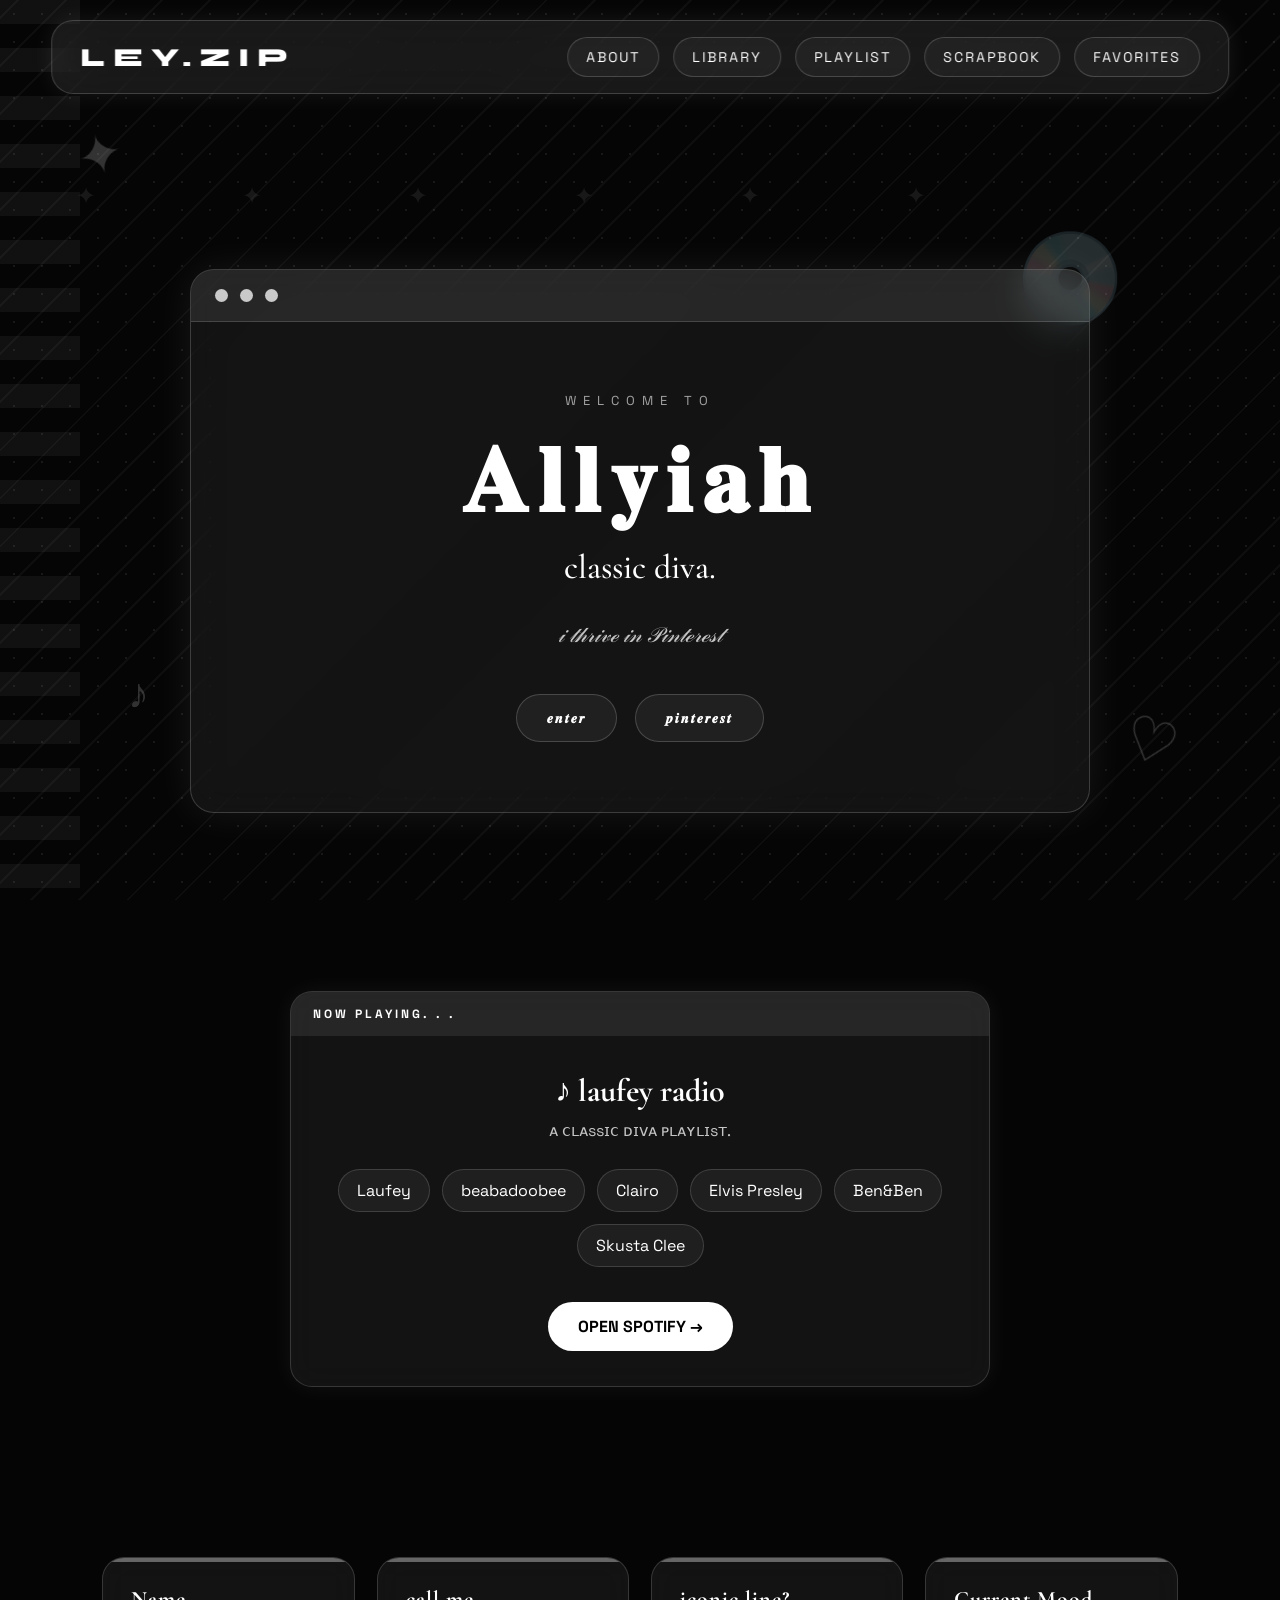
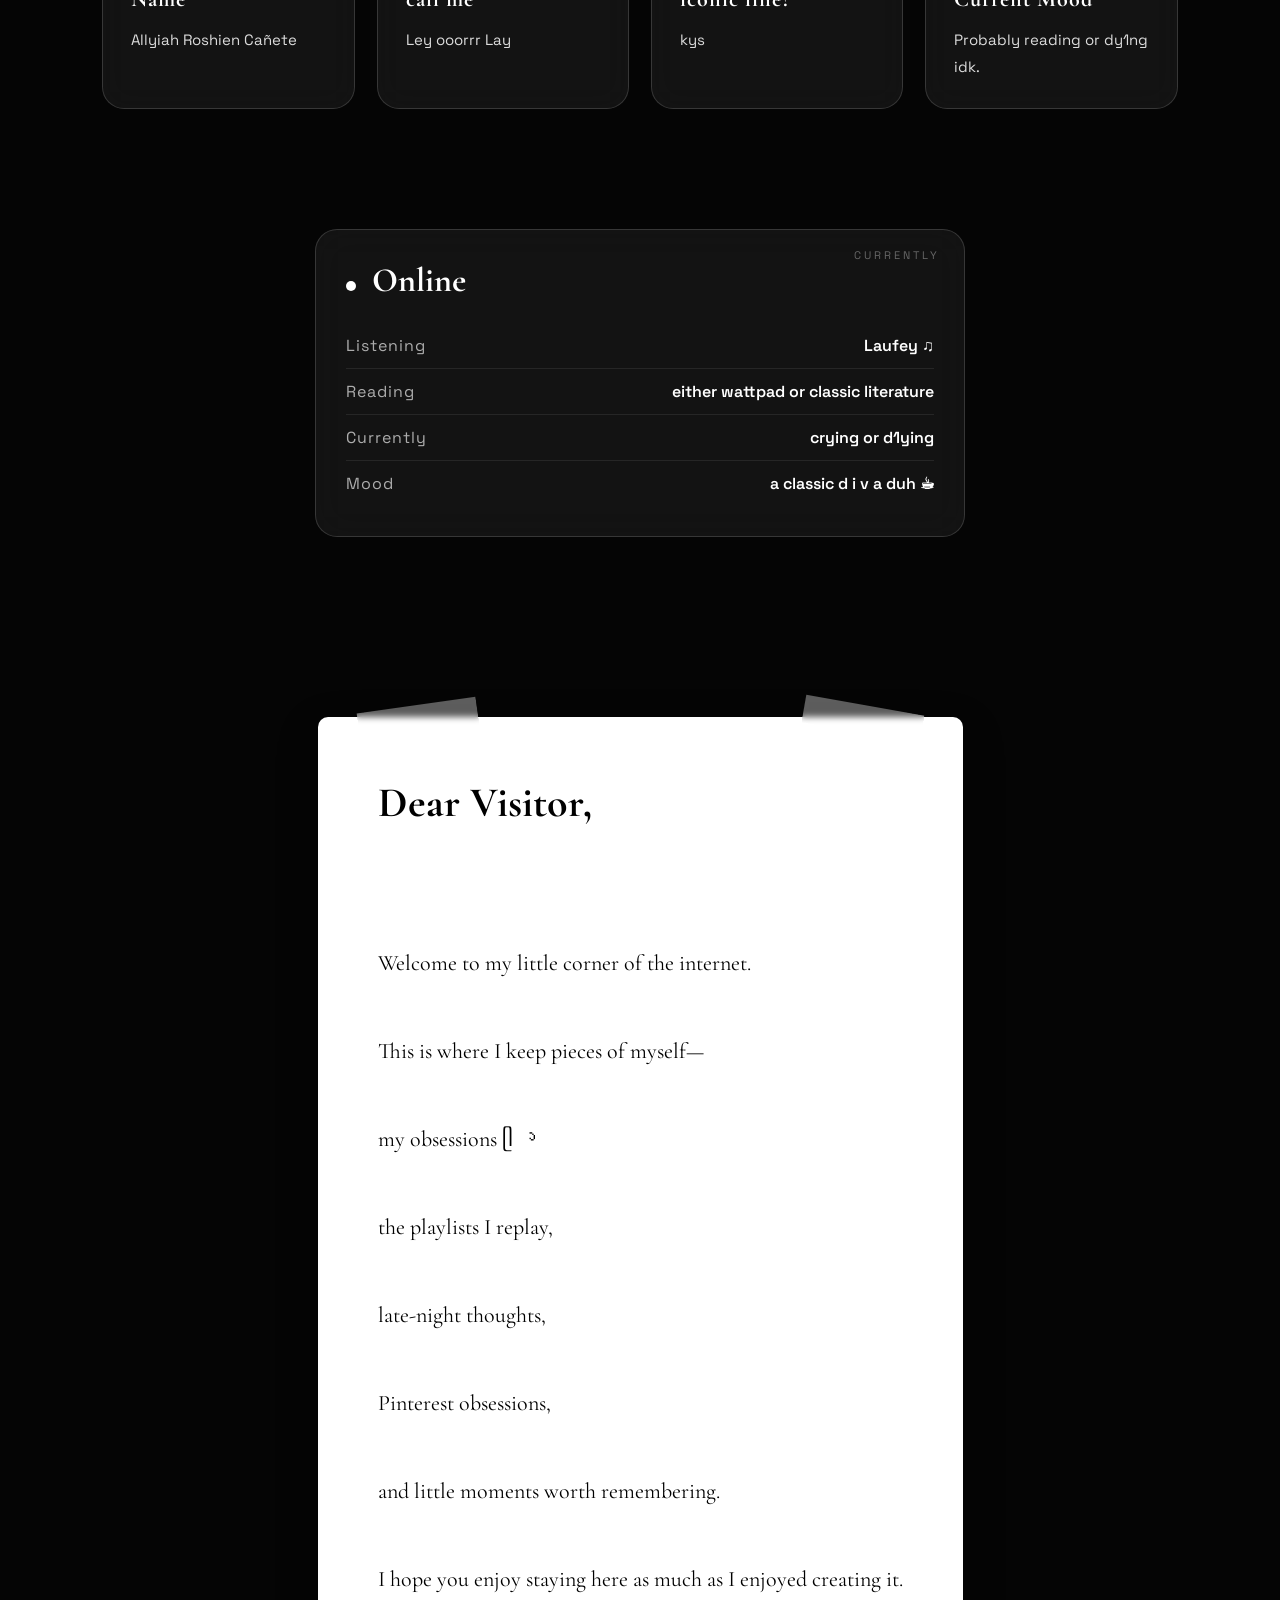
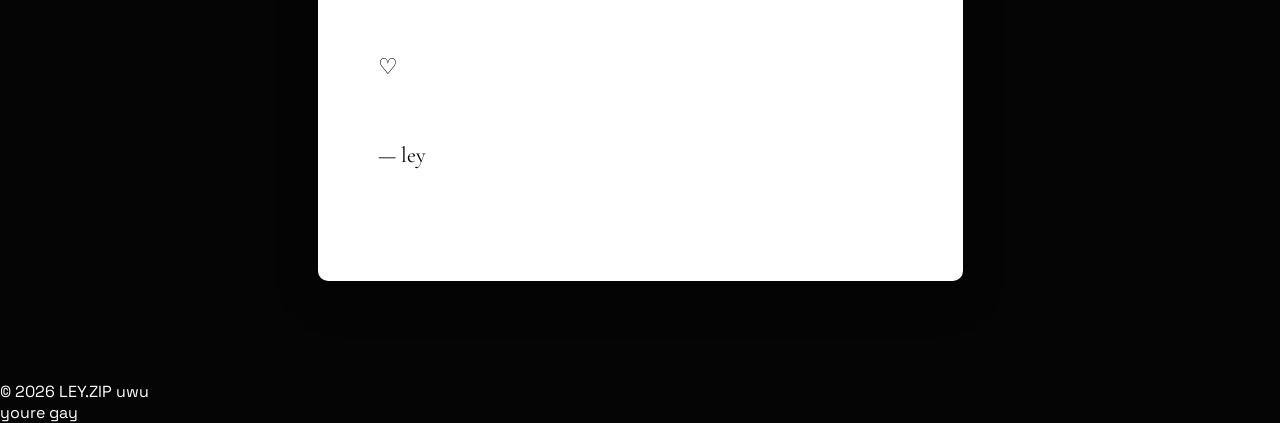
<file: index.html>
<!DOCTYPE html>
<html lang="en">

<head>

<meta charset="UTF-8">

<meta name="viewport" content="width=device-width, initial-scale=1.0">

<title>Ley.zip</title>

<link rel="stylesheet" href="style.css">

<link rel="preconnect" href="https://fonts.googleapis.com">

<link rel="preconnect" href="https://fonts.gstatic.com" crossorigin>

<link href="https://fonts.googleapis.com/css2?family=Syne:wght@400;600;700;800&family=Space+Grotesk:wght@400;500;700&family=Cormorant+Garamond:wght@400;500;600;700&display=swap" rel="stylesheet">

</head>

<body>

<!-- LOADING SCREEN -->

<div id="loader">

<h1>LEY.ZIP</h1>

<p>Loading your digital diary...</p>

<div class="loading-bar">

<div class="loading-fill"></div>

</div>

</div>

<!-- BACKGROUND -->

<div class="grid"></div>

<div class="dots"></div>

<div class="stars"></div>

<!-- DECORATIONS -->

<div class="decor decor-star">✦</div>

<div class="decor decor-heart">♡</div>

<div class="decor decor-cd">💿</div>

<div class="decor decor-note">♪</div>

<div class="decor decor-film"></div>

<!-- HEADER -->

<header>

<div class="logo">

LEY.ZIP

</div>

<nav>

<a href="about.html">ABOUT</a>

<a href="library.html">LIBRARY</a>

<a href="playlist.html">PLAYLIST</a>

<a href="scrapbook.html">SCRAPBOOK</a>

<a href="favorites.html">FAVORITES</a>

</nav>

</header>

<!-- HERO -->

<section class="hero">

<div class="window">

<div class="window-bar">

<span></span>

<span></span>

<span></span>

</div>

<div class="window-content">

<p class="mini">

WELCOME TO

</p>

<h1>

𝐀𝐥𝐥𝐲𝐢𝐚𝐡

</h1>

<h2>

classic diva.

</h2>

<p class="quote">

𝒾 𝓉𝒽𝓇𝒾𝓋ℯ 𝒾𝓃 𝒫𝒾𝓃𝓉ℯ𝓇ℯ𝓈𝓉 

</p>

<div class="buttons">

<a href="about.html">

𝒆𝒏𝒕𝒆𝒓

</a>

<a href="https://pin.it/5spVQ2zyC" target="_blank">

𝒑𝒊𝒏𝒕𝒆𝒓𝒆𝒔𝒕

</a>

</div>

</div>

</div>

</section>
<section class="player">

<div class="player-box">

<div class="player-top">

<span>NOW PLAYING. . .</span>

</div>

<div class="player-body">

<h3>♪ laufey radio</h3>

<p>

ᴀ ᴄʟᴀssɪᴄ ᴅɪᴠᴀ ᴘʟᴀʏʟɪsᴛ. 
</p>

<div class="artist-list">

<span>Laufey</span>

<span>beabadoobee</span>

<span>Clairo</span>

<span>Elvis Presley</span>

<span>Ben&Ben</span>

<span>Skusta Clee</span>

</div>

<a
class="spotify-link"
href="https://open.spotify.com/user/315my63enahx5fkem3n6mtgwa3m4?si=OmM19is-Qx-Mxd7Te_-8lA&utm_source=copy-link"
target="_blank">

OPEN SPOTIFY →

</a>

</div>

</div>

</section>
<!-- QUICK INFO -->

<section class="info">

<div class="card">

<h3>Name</h3>

<p>Allyiah Roshien Cañete</p>

</div>

<div class="card">

<h3>call me</h3>

<p>Ley ooorrr Lay</p>

</div>

<div class="card">

<h3>iconic line?</h3>

<p>kys</p>

</div>

<div class="card">

<h3>Current Mood</h3>

<p>Probably reading or dy1ng idk.</p>

</div>

</section>

<!-- STATUS -->

<section class="status">

<div class="status-box">

<h2>

<span class="online"></span>

Online

</h2>

<div class="status-item">

<span class="status-label">

Listening

</span>

<span class="status-value">

Laufey ♫

</span>

</div>

<div class="status-item">

<span class="status-label">

Reading

</span>

<span class="status-value">

either wattpad or classic literature

</span>

</div>

<div class="status-item">

<span class="status-label">

Currently

</span>

<span class="status-value">

crying or d1ying

</span>

</div>

<div class="status-item">

<span class="status-label">

Mood

</span>

<span class="status-value">

a classic d i v a duh ☕︎

</span>

</div>

</div>

</section>
<section class="pinned">

<h2>

 𝐏𝐈𝐍𝐍𝐄𝐃

</h2>

<div class="pin-grid">

<a href="library.html" class="pin">

<h3>Reading Era</h3>

<p>

𝐁𝐨𝐨𝐤𝐬, 𝐛𝐨𝐨𝐤𝐬𝐭𝐨𝐫𝐞𝐬, 𝐡𝐢𝐠𝐡𝐥𝐢𝐠𝐡𝐭𝐞𝐝 𝐪𝐮𝐨𝐭𝐞𝐬, 𝐫𝐚𝐢𝐧𝐲 𝐚𝐟𝐭𝐞𝐫𝐧𝐨𝐨𝐧𝐬.

</p>

</a>

<a href="playlist.html" class="pin">

<h3>Current Playlist</h3>

<p>

𝐋𝐚𝐮𝐟𝐞𝐲, 𝐛𝐞𝐚𝐛𝐚𝐝𝐨𝐨𝐛𝐞𝐞, 𝐂𝐥𝐚𝐢𝐫𝐨, 𝐄𝐥𝐯𝐢𝐬 𝐏𝐫𝐞𝐬𝐥𝐞𝐲...

</p>

</a>

<a href="scrapbook.html" class="pin">

<h3>Creative Corner</h3>

<p>

𝐏𝐨𝐞𝐭𝐫𝐲, 𝐣𝐨𝐮𝐫𝐧𝐚𝐥𝐬, 𝐝𝐢𝐠𝐢𝐭𝐚𝐥 𝐬𝐜𝐫𝐚𝐩𝐛𝐨𝐨𝐤𝐬 𝐚𝐧𝐝 𝐦𝐢𝐝𝐧𝐢𝐠𝐡𝐭 𝐭𝐡𝐨𝐮𝐠𝐡𝐭𝐬.

</p>

</a>

<a href="favorites.html" class="pin">

<h3>Current Obsessions</h3>

<p>

ᴘɪɴᴛᴇʀᴇsᴛ, ᴄᴏғғᴇᴇ, ʟɪʙʀᴀʀɪᴇs, ɢᴏʟᴅ ᴊᴇᴡᴇʟʀʏ, ᴄʟᴀssɪᴄ ғᴀsʜɪᴏɴ. ᴏʙᴠs ᴘᴀʀᴛʏɪɴɢ!!

</p>

</a>

</div>

</section>
<section class="letter">

<div class="letter-paper">

<span class="tape tape-left"></span>

<span class="tape tape-right"></span>

<h2>

Dear Visitor,

</h2>

<p>

Welcome to my little corner of the internet.

This is where I keep pieces of myself—

my obsessions ᥫ᭡

the playlists I replay,

late-night thoughts,

Pinterest obsessions,

and little moments worth remembering.

I hope you enjoy staying here as much as I enjoyed creating it.

♡

— ley

</p>

</div>

</section>

<footer>

<p>

© 2026 LEY.ZIP uwu

</p>

<p>

youre gay

</p>

</footer>

<script src="script.js"></script>

</body>

</html>
</file>
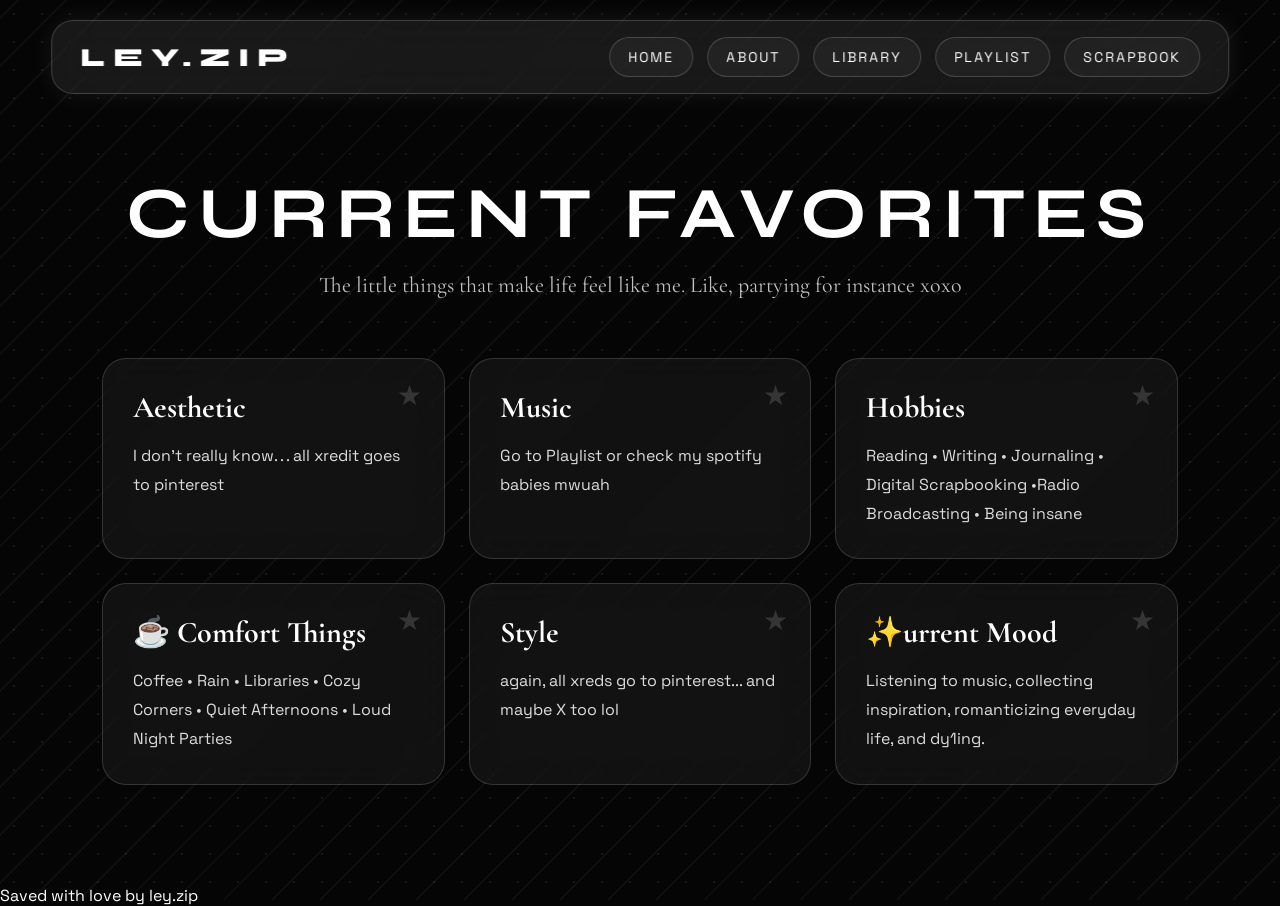
<file: favorites.html>
<!DOCTYPE html>
<html lang="en">

<head>

<meta charset="UTF-8">

<meta name="viewport" content="width=device-width, initial-scale=1.0">

<title>Favorites • ley.zip</title>

<link rel="stylesheet" href="style.css">

<link rel="preconnect" href="https://fonts.googleapis.com">

<link rel="preconnect" href="https://fonts.gstatic.com" crossorigin>

<link href="https://fonts.googleapis.com/css2?family=Syne:wght@400;700;800&family=Space+Grotesk:wght@400;500;700&family=Cormorant+Garamond:wght@400;500;600;700&display=swap" rel="stylesheet">

</head>

<body>

<div class="grid"></div>

<div class="dots"></div>

<header>

<div class="logo">

LEY.ZIP

</div>

<nav>

<a href="index.html">HOME</a>

<a href="about.html">ABOUT</a>

<a href="library.html">LIBRARY</a>

<a href="playlist.html">PLAYLIST</a>

<a href="scrapbook.html">SCRAPBOOK</a>

</nav>

</header>

<section class="favorites-page">

<div class="favorites-title">

<h1>CURRENT FAVORITES</h1>

<p>

The little things that make life feel like me. Like, partying for instance xoxo 

</p>

</div>

<div class="favorites-grid">

<div class="favorite-card">

<h3> Aesthetic</h3>

<p>

 I don't really know. . . all xredit goes to pinterest

</p>

</div>

<div class="favorite-card">

<h3> Music</h3>

<p>

Go to Playlist or check my spotify babies mwuah

</p>

</div>

<div class="favorite-card">

<h3> Hobbies</h3>

<p>

Reading • Writing • Journaling • Digital Scrapbooking •Radio Broadcasting • Being insane

</p>

</div>

<div class="favorite-card">

<h3>☕ Comfort Things</h3>

<p>

Coffee • Rain • Libraries • Cozy Corners • Quiet Afternoons • Loud Night Parties

</p>

</div>

<div class="favorite-card">

<h3> Style</h3>

<p>

again, all xreds go to pinterest... and maybe X too lol

</p>

</div>

<div class="favorite-card">

<h3>✨urrent Mood</h3>

<p>

Listening to music, collecting inspiration, romanticizing everyday life, and dy1ing.

</p>

</div>

</div>

</section>

<footer>

<p>

Saved with love by ley.zip

</p>

</footer>

<script src="script.js"></script>

</body>

</html>
</file>
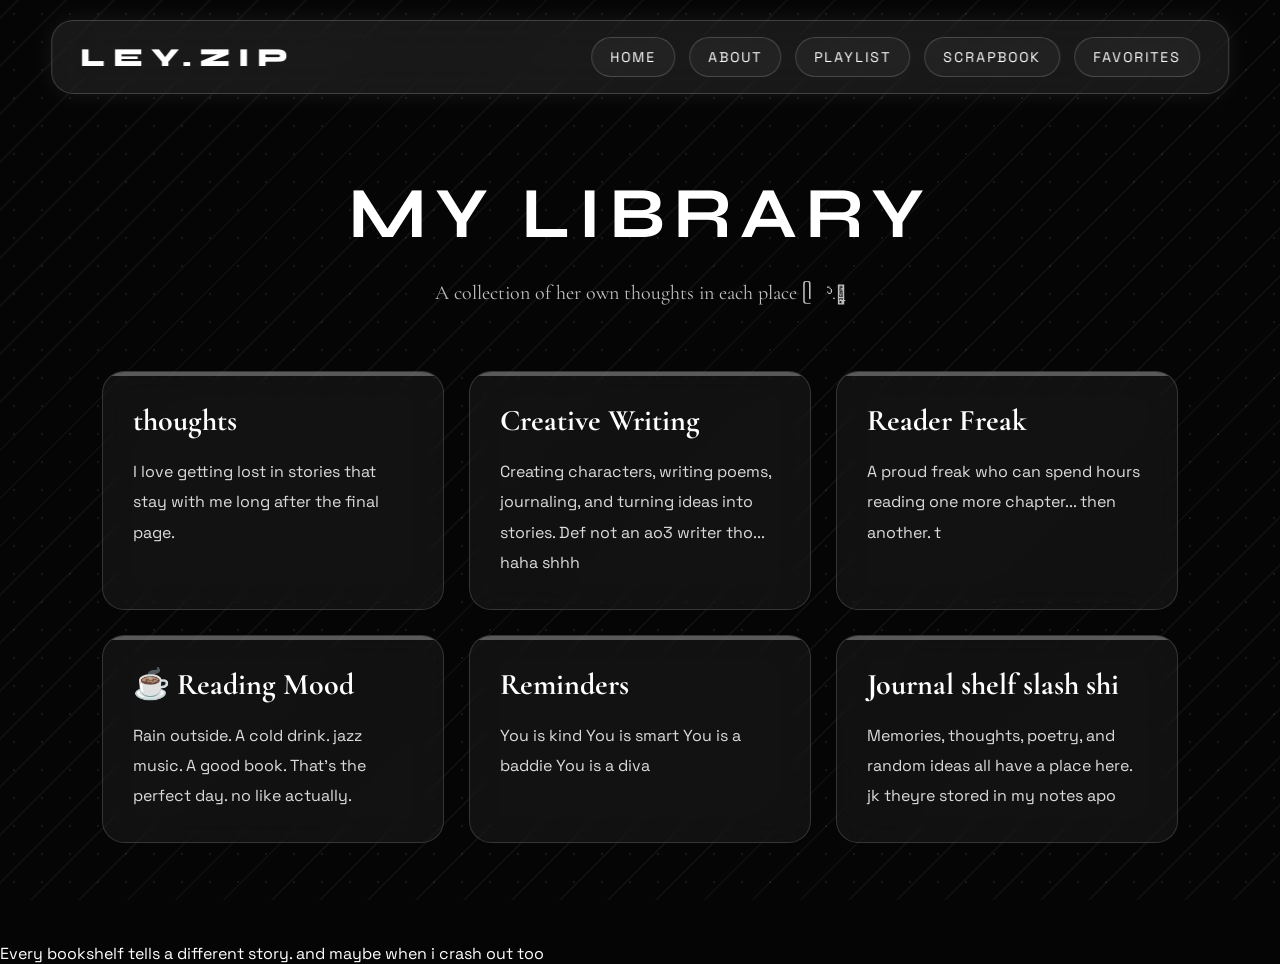
<file: library.html>
<!DOCTYPE html>
<html lang="en">

<head>

<meta charset="UTF-8">

<meta name="viewport" content="width=device-width, initial-scale=1.0">

<title>Library • ley.zip</title>

<link rel="stylesheet" href="style.css">

<link rel="preconnect" href="https://fonts.googleapis.com">

<link rel="preconnect" href="https://fonts.gstatic.com" crossorigin>

<link href="https://fonts.googleapis.com/css2?family=Syne:wght@400;700;800&family=Space+Grotesk:wght@400;500;700&family=Cormorant+Garamond:wght@400;500;600;700&display=swap" rel="stylesheet">

</head>

<body>

<div class="grid"></div>

<div class="dots"></div>

<header>

<div class="logo">

LEY.ZIP

</div>

<nav>

<a href="index.html">HOME</a>

<a href="about.html">ABOUT</a>

<a href="playlist.html">PLAYLIST</a>

<a href="scrapbook.html">SCRAPBOOK</a>

<a href="favorites.html">FAVORITES</a>

</nav>

</header>

<section class="library-page">

<div class="library-title">

<h1>

MY LIBRARY

</h1>

<p>

A collection of her own thoughts in each place ᥫ᭡.ִֶָ𓂃
</p>

</div>

<div class="library-grid">

<div class="library-card">

<h2> thoughts</h2>

<p>

I love getting lost in stories that stay with me long after the final page. 

</p>

</div>

<div class="library-card">

<h2>Creative Writing</h2>

<p>

Creating characters, writing poems, journaling, and turning ideas into stories. Def not an ao3 writer tho... haha shhh

</p>

</div>

<div class="library-card">

<h2>Reader Freak</h2>

<p>

A proud freak who can spend hours reading one more chapter... then another. t

</p>

</div>

<div class="library-card">

<h2>☕ Reading Mood</h2>

<p>

Rain outside.

A cold drink.

jazz music.

A good book.

That's the perfect day. 

no like actually.

</p>

</div>

<div class="library-card">

<h2> Reminders </h2>

<p>

You is kind
You is smart
You is a baddie 
You is a diva

</p>

</div>

<div class="library-card">

<h2> Journal shelf slash shi</h2>

<p>

Memories, thoughts, poetry, and random ideas all have a place here. jk theyre stored in my notes apo

</p>

</div>

</div>

</section>

<footer>

<p>

Every bookshelf tells a different story. and maybe when i crash out too

</p>

</footer>

<script src="script.js"></script>

</body>

</html>
</file>
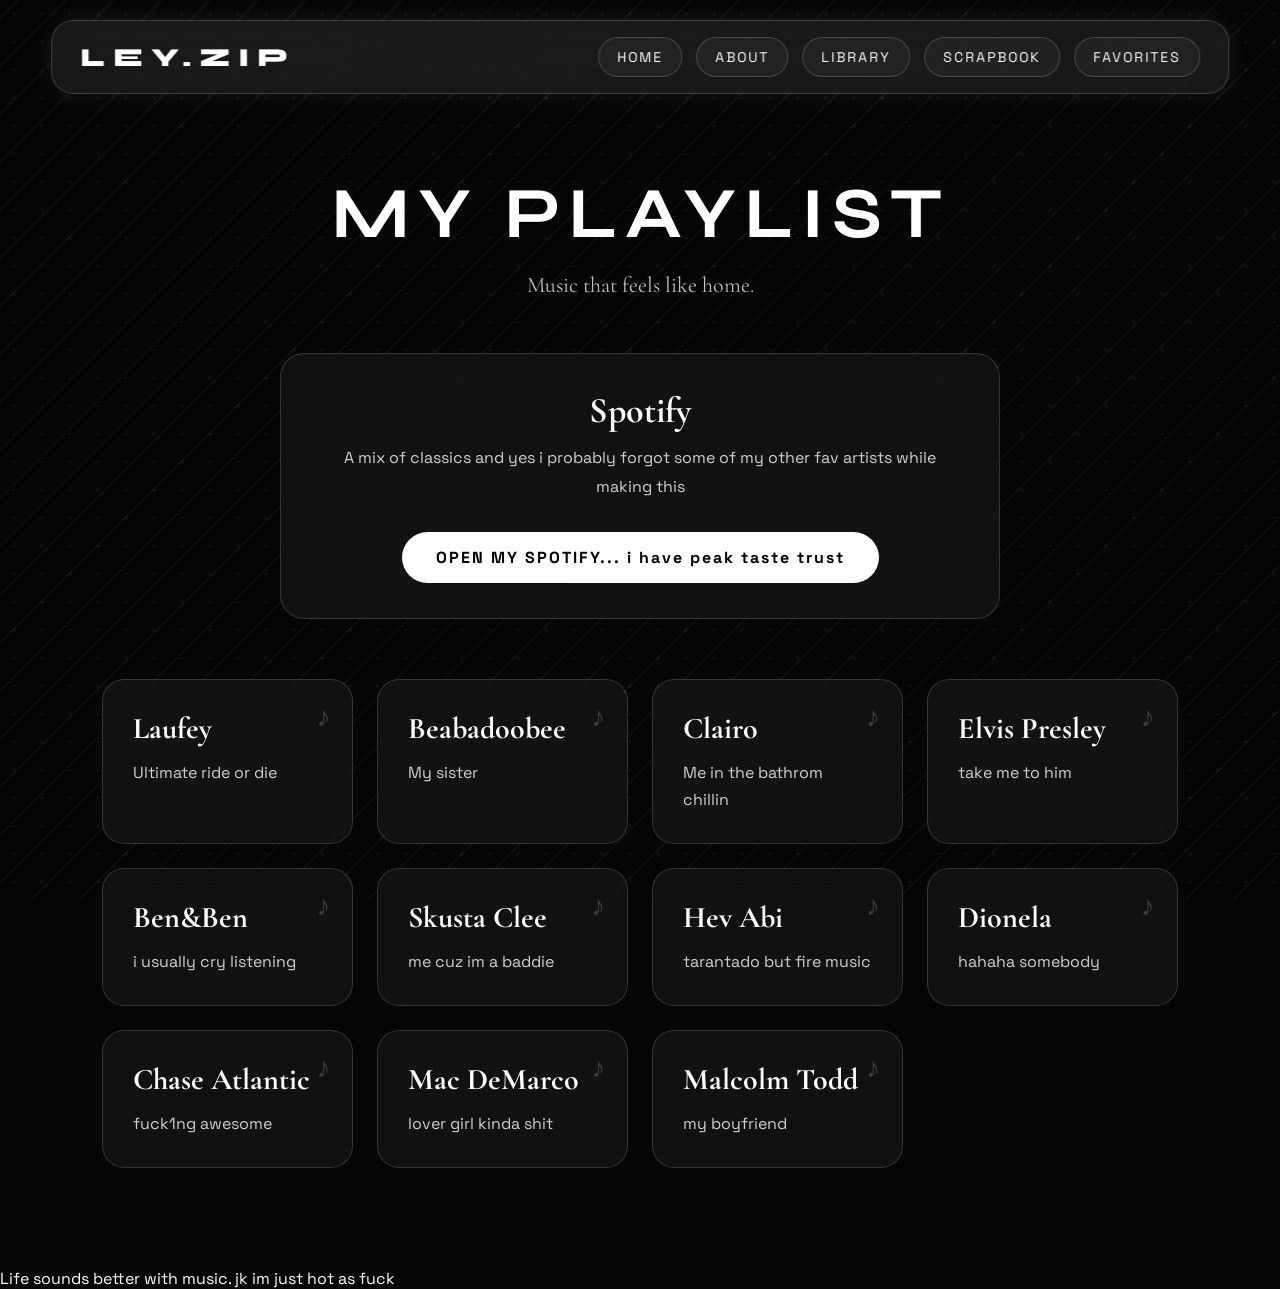
<file: playlist.html>
<!DOCTYPE html>
<html lang="en">

<head>

<meta charset="UTF-8">

<meta name="viewport" content="width=device-width, initial-scale=1.0">

<title>Playlist • ley.zip</title>

<link rel="stylesheet" href="style.css">

<link rel="preconnect" href="https://fonts.googleapis.com">

<link rel="preconnect" href="https://fonts.gstatic.com" crossorigin>

<link href="https://fonts.googleapis.com/css2?family=Syne:wght@400;700;800&family=Space+Grotesk:wght@400;500;700&family=Cormorant+Garamond:wght@400;500;600;700&display=swap" rel="stylesheet">

</head>

<body>

<div class="grid"></div>

<div class="dots"></div>

<header>

<div class="logo">

LEY.ZIP

</div>

<nav>

<a href="index.html">HOME</a>

<a href="about.html">ABOUT</a>

<a href="library.html">LIBRARY</a>

<a href="scrapbook.html">SCRAPBOOK</a>

<a href="favorites.html">FAVORITES</a>

</nav>

</header>

<section class="playlist-page">

<div class="playlist-title">

<h1>MY PLAYLIST</h1>

<p>

Music that feels like home.

</p>

</div>

<div class="spotify-box">

<h2>Spotify</h2>

<p>

A mix of classics and yes i probably forgot some of my other fav artists while making this

</p>

<a
href="https://open.spotify.com/user/315my63enahx5fkem3n6mtgwa3m4?si=OmM19is-Qx-Mxd7Te_-8lA&utm_source=copy-link"
target="_blank"
class="spotify-button">

OPEN MY SPOTIFY... i have peak taste trust

</a>

</div>

<div class="artist-grid">

<div class="artist-card">

<h3>Laufey</h3>

<p> Ultimate ride or die </p>

</div>

<div class="artist-card">

<h3>Beabadoobee</h3>

<p> My sister </p>

</div>

<div class="artist-card">

<h3>Clairo</h3>

<p> Me in the bathrom chillin </p>

</div>

<div class="artist-card">

<h3>Elvis Presley</h3>

<p> take me to him </p>

</div>

<div class="artist-card">

<h3>Ben&Ben</h3>

<p> i usually cry listening </p>

</div>

<div class="artist-card">

<h3>Skusta Clee</h3>

<p> me cuz im a baddie </p>

</div>

<div class="artist-card">

<h3>Hev Abi</h3>

<p> tarantado but fire music </p>

</div>

<div class="artist-card">

<h3>Dionela</h3>

<p> hahaha somebody </p>

</div>

<div class="artist-card">

<h3>Chase Atlantic</h3>

<p> fuck1ng awesome </p>

</div>

<div class="artist-card">

<h3>Mac DeMarco</h3>

<p> lover girl kinda shit </p>

</div>

<div class="artist-card">

<h3>Malcolm Todd</h3>

<p> my boyfriend </p>

</div>

</div>

</section>

<footer>

<p>

Life sounds better with music. jk im just hot as fuck

</p>

</footer>

<script src="script.js"></script>

</body>

</html>
</file>
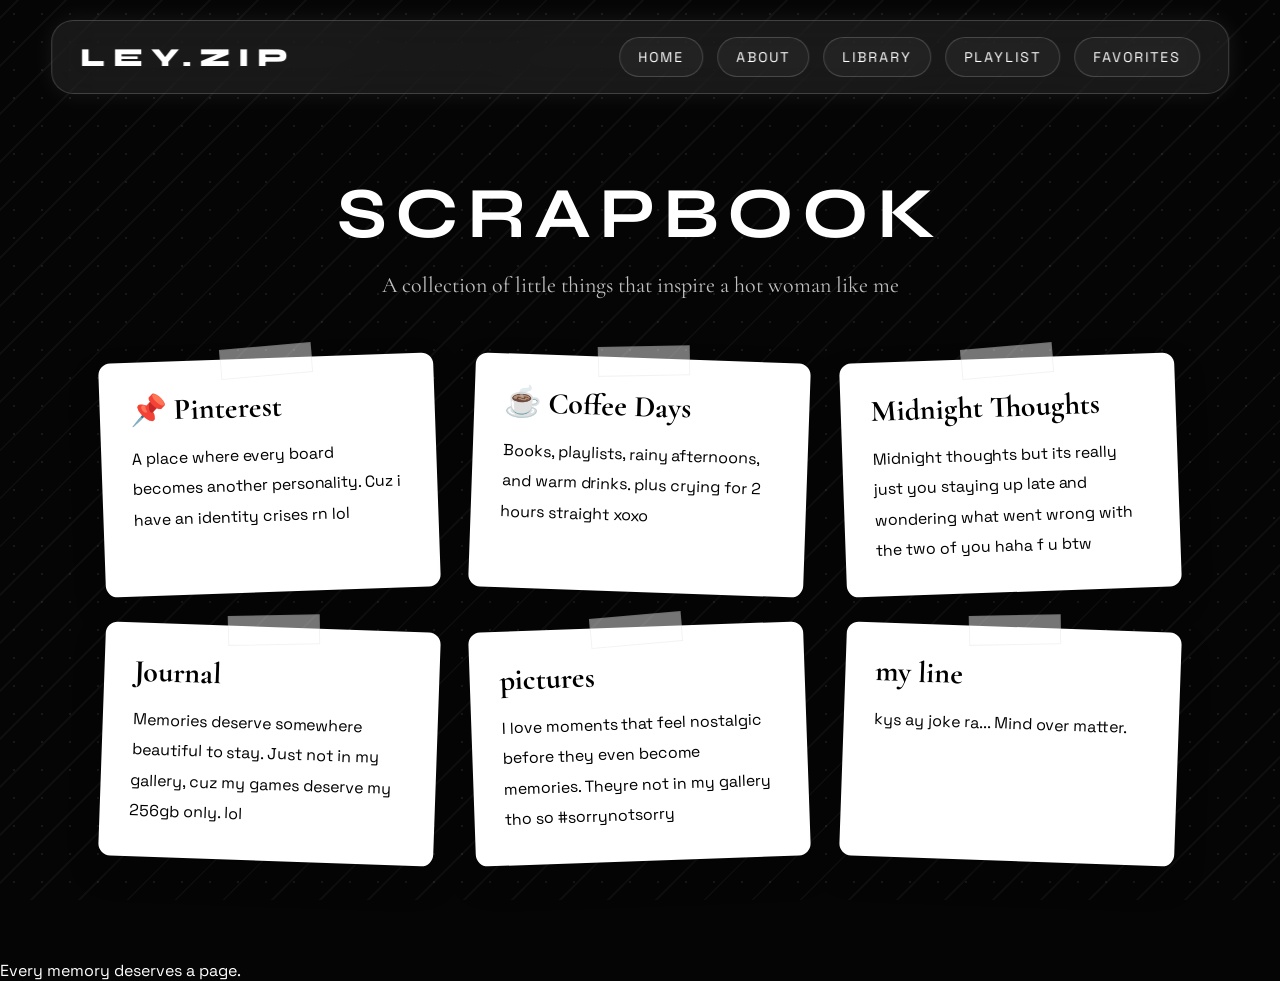
<file: scrapbook.html>
<!DOCTYPE html>
<html lang="en">

<head>

<meta charset="UTF-8">

<meta name="viewport" content="width=device-width, initial-scale=1.0">

<title>Scrapbook • ley.zip</title>

<link rel="stylesheet" href="style.css">

<link rel="preconnect" href="https://fonts.googleapis.com">

<link rel="preconnect" href="https://fonts.gstatic.com" crossorigin>

<link href="https://fonts.googleapis.com/css2?family=Syne:wght@400;700;800&family=Space+Grotesk:wght@400;500;700&family=Cormorant+Garamond:wght@400;500;600;700&display=swap" rel="stylesheet">

</head>

<body>

<div class="grid"></div>

<div class="dots"></div>

<header>

<div class="logo">

LEY.ZIP

</div>

<nav>

<a href="index.html">HOME</a>

<a href="about.html">ABOUT</a>

<a href="library.html">LIBRARY</a>

<a href="playlist.html">PLAYLIST</a>

<a href="favorites.html">FAVORITES</a>

</nav>

</header>

<section class="scrapbook-page">

<div class="scrapbook-title">

<h1>SCRAPBOOK</h1>

<p>

A collection of little things that inspire a hot woman like me

</p>

</div>

<div class="scrap-grid">

<div class="scrap-card">

<h3>📌 Pinterest</h3>

<p>

A place where every board becomes another personality. Cuz i have an identity crises rn lol

</p>

</div>

<div class="scrap-card">

<h3>☕ Coffee Days</h3>

<p>

Books, playlists, rainy afternoons, and warm drinks. plus crying for 2 hours straight xoxo

</p>

</div>

<div class="scrap-card">

<h3>Midnight Thoughts</h3>

<p>

Midnight thoughts but its really just you staying up late and wondering what went wrong with the two of you haha 
f u btw

</p>

</div>

<div class="scrap-card">

<h3>Journal</h3>

<p>

Memories deserve somewhere beautiful to stay. Just not in my gallery, cuz my games deserve my 256gb only. lol

</p>

</div>

<div class="scrap-card">

<h3> pictures </h3>

<p>

I love moments that feel nostalgic before they even become memories. Theyre not in my gallery tho so #sorrynotsorry

</p>

</div>

<div class="scrap-card">

<h3> my line </h3>

<p>
kys ay joke ra...

Mind over matter. 

</p>

</div>

</div>

</section>

<footer>

<p>

Every memory deserves a page.

</p>

</footer>

<script src="script.js"></script>

</body>

</html>
</file>
<file: style.css>
/* ===========================
   LEY.ZIP
   Global Styles
=========================== */

*{
margin:0;
padding:0;
box-sizing:border-box;
}

html{
scroll-behavior:smooth;
}

body{

font-family:'Space Grotesk',sans-serif;

background:#050505;

color:white;

overflow-x:hidden;

}

/* ===========================
   POLKA DOT BACKGROUND
=========================== */

.dots{

position:fixed;

top:0;
left:0;

width:100%;
height:100%;

background-image:
radial-gradient(white 1.2px, transparent 1.2px);

background-size:28px 28px;

opacity:.08;

z-index:-3;

}

/* ===========================
   STRIPES
=========================== */

.grid{

position:fixed;

inset:0;

background:

repeating-linear-gradient(

-45deg,

transparent 0px,

transparent 32px,

rgba(255,255,255,.04) 32px,

rgba(255,255,255,.04) 34px

);

z-index:-2;

}

/* ===========================
   VHS GRAIN
=========================== */

body::after{

content:"";

position:fixed;

inset:0;

background-image:url("https://www.transparenttextures.com/patterns/asfalt-dark.png");

opacity:.18;

pointer-events:none;

z-index:-1;

}
/* ===========================
   HEADER
=========================== */

header{

position:fixed;

top:20px;

left:50%;

transform:translateX(-50%);

width:92%;

max-width:1300px;

padding:16px 28px;

display:flex;

justify-content:space-between;

align-items:center;

background:rgba(255,255,255,.08);

backdrop-filter:blur(20px);

border:1px solid rgba(255,255,255,.18);

border-radius:22px;

z-index:999;

box-shadow:

0 0 25px rgba(255,255,255,.08);

}

/* ===========================
   LOGO
=========================== */

.logo{

font-size:26px;

font-weight:800;

letter-spacing:8px;

font-family:'Syne',sans-serif;

cursor:default;

}


/* ===========================
   NAVIGATION
=========================== */

nav{

display:flex;

gap:14px;

flex-wrap:wrap;

}

nav a{

text-decoration:none;

color:white;

font-size:14px;

padding:10px 18px;

border-radius:999px;

border:1px solid rgba(255,255,255,.18);

background:rgba(255,255,255,.04);

transition:.35s;

letter-spacing:2px;

}


/* Hover */

nav a:hover{

background:white;

color:black;

transform:translateY(-3px);

box-shadow:

0 0 18px rgba(255,255,255,.35);

}


/* Active Click */

nav a:active{

transform:scale(.95);

}
/* ===========================
   HERO
=========================== */

.hero{

min-height:100vh;

display:flex;

justify-content:center;

align-items:center;

padding:140px 20px 80px;

}


/* ===========================
   WINDOW
=========================== */

.window{

width:100%;

max-width:900px;

background:rgba(255,255,255,.06);

backdrop-filter:blur(18px);

border:1px solid rgba(255,255,255,.18);

border-radius:24px;

overflow:hidden;

box-shadow:

0 0 40px rgba(255,255,255,.08);

}


/* ===========================
   WINDOW BAR
=========================== */

.window-bar{

height:52px;

display:flex;

align-items:center;

gap:12px;

padding-left:24px;

background:rgba(255,255,255,.08);

border-bottom:1px solid rgba(255,255,255,.15);

}

.window-bar span{

width:13px;

height:13px;

border-radius:50%;

background:white;

opacity:.75;

}


/* ===========================
   CONTENT
=========================== */

.window-content{

padding:70px 45px;

text-align:center;

}
/* ===========================
   TYPOGRAPHY
=========================== */

.mini{

font-size:13px;

letter-spacing:7px;

opacity:.6;

margin-bottom:18px;

}

.window-content h1{

font-size:92px;

font-family:'Syne',sans-serif;

font-weight:800;

letter-spacing:10px;

text-transform:uppercase;

margin-bottom:10px;

}

.window-content h2{

font-size:34px;

font-family:'Cormorant Garamond',serif;

font-weight:500;

margin-bottom:28px;

}

.quote{

font-size:21px;

font-style:italic;

opacity:.75;

line-height:1.8;

max-width:550px;

margin:auto;

}
/* ===========================
   BUTTONS
=========================== */

.buttons{

display:flex;

justify-content:center;

gap:18px;

margin-top:40px;

flex-wrap:wrap;

}

.buttons a{

text-decoration:none;

color:white;

padding:14px 30px;

border-radius:999px;

border:1px solid rgba(255,255,255,.18);

background:rgba(255,255,255,.05);

transition:.35s;

letter-spacing:2px;

font-size:14px;

font-weight:700;

}

.buttons a:hover{

background:white;

color:black;

transform:translateY(-4px);

box-shadow:

0 0 20px rgba(255,255,255,.35);

}
/* ===========================
   SCRAPBOOK DECORATIONS
=========================== */

.decor{

position:fixed;

pointer-events:none;

user-select:none;

opacity:.18;

z-index:-1;

}

.decor-star{

top:120px;

left:6%;

font-size:55px;

transform:rotate(-15deg);

}

.decor-heart{

bottom:120px;

right:8%;

font-size:60px;

transform:rotate(18deg);

}

.decor-cd{

top:220px;

right:12%;

font-size:90px;

animation:spin 16s linear infinite;

}

.decor-note{

left:10%;

bottom:180px;

font-size:42px;

}

.decor-film{

position:fixed;

left:0;

top:0;

height:100vh;

width:80px;

background:

repeating-linear-gradient(

to bottom,

white 0px,

white 24px,

transparent 24px,

transparent 48px

);

opacity:.05;

}

@keyframes spin{

from{

transform:rotate(0deg);

}

to{

transform:rotate(360deg);

}

}
/* ===========================
   NOW PLAYING
=========================== */

.player{

padding:30px 20px 90px;

display:flex;

justify-content:center;

}

.player-box{

width:100%;

max-width:700px;

background:rgba(255,255,255,.06);

border:1px solid rgba(255,255,255,.15);

border-radius:22px;

overflow:hidden;

backdrop-filter:blur(15px);

box-shadow:0 0 25px rgba(255,255,255,.06);

}

.player-top{

padding:14px 22px;

background:rgba(255,255,255,.08);

letter-spacing:3px;

font-size:12px;

font-weight:700;

}

.player-body{

padding:35px;

text-align:center;

}

.player-body h3{

font-size:32px;

margin-bottom:10px;

font-family:'Cormorant Garamond',serif;

}

.player-body p{

opacity:.75;

margin-bottom:28px;

}

.artist-list{

display:flex;

flex-wrap:wrap;

justify-content:center;

gap:12px;

margin-bottom:35px;

}

.artist-list span{

padding:10px 18px;

border-radius:999px;

background:rgba(255,255,255,.05);

border:1px solid rgba(255,255,255,.15);

transition:.3s;

}

.artist-list span:hover{

background:white;

color:black;

}

.spotify-link{

display:inline-block;

padding:14px 30px;

border-radius:999px;

background:white;

color:black;

font-weight:bold;

text-decoration:none;

transition:.3s;

}

.spotify-link:hover{

transform:translateY(-4px);

}
/* ===========================
   QUICK INFO
=========================== */

.info{

padding:80px 8%;

display:grid;

grid-template-columns:repeat(auto-fit,minmax(240px,1fr));

gap:22px;

}

.card{

background:rgba(255,255,255,.06);

border:1px solid rgba(255,255,255,.15);

border-radius:22px;

padding:28px;

backdrop-filter:blur(15px);

transition:.35s;

position:relative;

overflow:hidden;

}

.card::before{

content:"";

position:absolute;

top:0;

left:0;

width:100%;

height:4px;

background:white;

opacity:.35;

}

.card:hover{

transform:translateY(-8px);

box-shadow:0 0 25px rgba(255,255,255,.15);

}

.card h3{

font-size:22px;

margin-bottom:14px;

font-family:'Cormorant Garamond',serif;

letter-spacing:1px;

}

.card p{

font-size:15px;

line-height:1.8;

opacity:.85;

}
/* ===========================
   CURRENTLY WIDGET
=========================== */

.status{

padding:40px 8% 100px;

display:flex;

justify-content:center;

}

.status-box{

width:100%;

max-width:650px;

background:rgba(255,255,255,.06);

border:1px solid rgba(255,255,255,.15);

border-radius:22px;

backdrop-filter:blur(18px);

padding:30px;

position:relative;

overflow:hidden;

}

.status-box::before{

content:"CURRENTLY";

position:absolute;

top:18px;

right:24px;

font-size:11px;

letter-spacing:3px;

opacity:.35;

}

.status-box h2{

font-family:'Cormorant Garamond',serif;

font-size:34px;

margin-bottom:22px;

}

.status-item{

display:flex;

justify-content:space-between;

align-items:center;

padding:12px 0;

border-bottom:1px solid rgba(255,255,255,.08);

}

.status-item:last-child{

border-bottom:none;

}

.status-label{

opacity:.65;

letter-spacing:1px;

}

.status-value{

font-weight:600;

}

.online{

display:inline-block;

width:10px;

height:10px;

background:white;

border-radius:50%;

margin-right:8px;

animation:pulse 1.8s infinite;

}

@keyframes pulse{

0%{

opacity:1;

transform:scale(1);

}

50%{

opacity:.35;

transform:scale(1.5);

}

100%{

opacity:1;

transform:scale(1);

}

}
/* ===========================
   LETTER
=========================== */

.letter{

padding:80px 8% 100px;

display:flex;

justify-content:center;

}

.letter-paper{

position:relative;

max-width:760px;

background:white;

color:black;

padding:60px;

border-radius:10px;

transform:rotate(-1deg);

box-shadow:

0 15px 40px rgba(0,0,0,.25);

font-family:'Cormorant Garamond',serif;

}

.letter-paper h2{

font-size:42px;

margin-bottom:25px;

}

.letter-paper p{

font-size:22px;

line-height:2;

white-space:pre-line;

}

/* Tape */

.tape{

position:absolute;

width:120px;

height:28px;

background:rgba(255,255,255,.35);

backdrop-filter:blur(3px);

}

.tape-left{

top:-12px;

left:40px;

transform:rotate(-8deg);

}

.tape-right{

top:-12px;

right:40px;

transform:rotate(10deg);

}
/* ===========================
   ABOUT PAGE
=========================== */

.about-page{

padding:170px 8% 100px;

display:grid;

grid-template-columns:340px 1fr;

gap:40px;

align-items:start;

}

/* ===========================
   PROFILE CARD
=========================== */

.profile-card{

background:rgba(255,255,255,.06);

border:1px solid rgba(255,255,255,.15);

border-radius:24px;

padding:30px;

backdrop-filter:blur(16px);

text-align:center;

position:sticky;

top:120px;

}

.photo-placeholder{

width:220px;

height:260px;

margin:auto;

border-radius:18px;

border:2px dashed rgba(255,255,255,.3);

display:flex;

justify-content:center;

align-items:center;

font-size:18px;

letter-spacing:3px;

margin-bottom:25px;

background:rgba(255,255,255,.04);

}

.profile-card h1{

font-size:42px;

letter-spacing:4px;

font-family:'Syne',sans-serif;

margin-bottom:8px;

}

.nickname{

opacity:.7;

margin-bottom:18px;

letter-spacing:2px;

}

.bio{

font-family:'Cormorant Garamond',serif;

font-size:24px;

line-height:1.6;

}

/* ===========================
   RIGHT SIDE
=========================== */

.about-info{

display:grid;

gap:25px;

}

.about-box{

background:rgba(255,255,255,.05);

border:1px solid rgba(255,255,255,.15);

border-radius:22px;

padding:28px;

backdrop-filter:blur(14px);

transition:.35s;

}

.about-box:hover{

transform:translateY(-6px);

box-shadow:0 0 25px rgba(255,255,255,.12);

}

.about-box h2{

font-family:'Cormorant Garamond',serif;

font-size:34px;

margin-bottom:18px;

}

.about-box p{

line-height:1.9;

opacity:.85;

}

.about-box ul{

padding-left:20px;

line-height:2;

}

/* ===========================
   MOBILE
=========================== */

@media(max-width:900px){

.about-page{

grid-template-columns:1fr;

}

.profile-card{

position:relative;

top:0;

}

.photo-placeholder{

width:180px;

height:220px;

}

}
/* ===========================
   LIBRARY PAGE
=========================== */

.library-page{

padding:170px 8% 100px;

}

/* ---------- TITLE ---------- */

.library-title{

text-align:center;

margin-bottom:60px;

}

.library-title h1{

font-size:72px;

font-family:'Syne',sans-serif;

letter-spacing:8px;

margin-bottom:18px;

}

.library-title p{

font-size:20px;

max-width:700px;

margin:auto;

opacity:.75;

line-height:1.8;

font-family:'Cormorant Garamond',serif;

}

/* ---------- GRID ---------- */

.library-grid{

display:grid;

grid-template-columns:repeat(auto-fit,minmax(280px,1fr));

gap:25px;

}

/* ---------- CARD ---------- */

.library-card{

background:rgba(255,255,255,.05);

border:1px solid rgba(255,255,255,.15);

border-radius:22px;

padding:30px;

backdrop-filter:blur(16px);

transition:.35s;

position:relative;

overflow:hidden;

}

/* White top accent */

.library-card::before{

content:"";

position:absolute;

left:0;

top:0;

width:100%;

height:4px;

background:white;

opacity:.3;

}

.library-card:hover{

transform:translateY(-8px);

box-shadow:0 0 30px rgba(255,255,255,.12);

}

.library-card h2{

font-family:'Cormorant Garamond',serif;

font-size:30px;

margin-bottom:18px;

}

.library-card p{

line-height:1.9;

opacity:.85;

}

/* ---------- MOBILE ---------- */

@media(max-width:768px){

.library-title h1{

font-size:48px;

letter-spacing:4px;

}

.library-title p{

font-size:18px;

}

}
/* ===========================
   PLAYLIST PAGE
=========================== */

.playlist-page{

padding:170px 8% 100px;

}

/* ===========================
   TITLE
=========================== */

.playlist-title{

text-align:center;

margin-bottom:55px;

}

.playlist-title h1{

font-family:'Syne',sans-serif;

font-size:72px;

letter-spacing:8px;

margin-bottom:15px;

}

.playlist-title p{

font-family:'Cormorant Garamond',serif;

font-size:22px;

opacity:.75;

}

/* ===========================
   SPOTIFY BOX
=========================== */

.spotify-box{

max-width:720px;

margin:0 auto 60px;

padding:35px;

text-align:center;

background:rgba(255,255,255,.05);

border:1px solid rgba(255,255,255,.15);

border-radius:24px;

backdrop-filter:blur(16px);

}

.spotify-box h2{

font-size:36px;

font-family:'Cormorant Garamond',serif;

margin-bottom:12px;

}

.spotify-box p{

line-height:1.8;

opacity:.8;

margin-bottom:30px;

}

.spotify-button{

display:inline-block;

padding:15px 34px;

text-decoration:none;

color:black;

background:white;

border-radius:999px;

font-weight:bold;

letter-spacing:2px;

transition:.35s;

}

.spotify-button:hover{

transform:translateY(-5px);

box-shadow:0 0 25px rgba(255,255,255,.35);

}

/* ===========================
   ARTIST GRID
=========================== */

.artist-grid{

display:grid;

grid-template-columns:repeat(auto-fit,minmax(240px,1fr));

gap:24px;

}

/* ===========================
   ARTIST CARD
=========================== */

.artist-card{

background:rgba(255,255,255,.05);

border:1px solid rgba(255,255,255,.15);

border-radius:22px;

padding:30px;

backdrop-filter:blur(15px);

transition:.35s;

position:relative;

overflow:hidden;

}

.artist-card::before{

content:"♪";

position:absolute;

top:18px;

right:22px;

font-size:28px;

opacity:.18;

}

.artist-card:hover{

transform:translateY(-8px);

box-shadow:0 0 28px rgba(255,255,255,.12);

}

.artist-card h3{

font-size:30px;

margin-bottom:12px;

font-family:'Cormorant Garamond',serif;

}

.artist-card p{

opacity:.8;

line-height:1.7;

}

/* ===========================
   MOBILE
=========================== */

@media(max-width:768px){

.playlist-title h1{

font-size:48px;

letter-spacing:4px;

}

.spotify-box{

padding:25px;

}

}
/* ===========================
   SCRAPBOOK PAGE
=========================== */

.scrapbook-page{

padding:170px 8% 100px;

}

.scrapbook-title{

text-align:center;

margin-bottom:60px;

}

.scrapbook-title h1{

font-family:'Syne',sans-serif;

font-size:72px;

letter-spacing:8px;

margin-bottom:15px;

}

.scrapbook-title p{

font-family:'Cormorant Garamond',serif;

font-size:22px;

opacity:.75;

}

/* ===========================
   SCRAP GRID
=========================== */

.scrap-grid{

display:grid;

grid-template-columns:repeat(auto-fit,minmax(260px,1fr));

gap:35px;

}

/* ===========================
   SCRAP CARD
=========================== */

.scrap-card{

background:white;

color:black;

padding:30px;

border-radius:12px;

position:relative;

transition:.35s;

box-shadow:0 15px 30px rgba(0,0,0,.25);

min-height:230px;

}

/* Fake Tape */

.scrap-card::before{

content:"";

position:absolute;

top:-12px;

left:50%;

transform:translateX(-50%) rotate(-3deg);

width:90px;

height:28px;

background:rgba(255,255,255,.45);

border:1px solid rgba(0,0,0,.05);

}

/* Random Rotation */

.scrap-card:nth-child(odd){

transform:rotate(-2deg);

}

.scrap-card:nth-child(even){

transform:rotate(2deg);

}

.scrap-card:hover{

transform:rotate(0deg) scale(1.04);

}

.scrap-card h3{

font-family:'Cormorant Garamond',serif;

font-size:30px;

margin-bottom:15px;

}

.scrap-card p{

line-height:1.9;

font-size:16px;

}

/* ===========================
   MOBILE
=========================== */

@media(max-width:768px){

.scrapbook-title h1{

font-size:48px;

letter-spacing:4px;

}

.scrap-grid{

gap:25px;

}

}
/* ===========================
   FAVORITES PAGE
=========================== */

.favorites-page{

padding:170px 8% 100px;

}

.favorites-title{

text-align:center;

margin-bottom:60px;

}

.favorites-title h1{

font-family:'Syne',sans-serif;

font-size:72px;

letter-spacing:8px;

margin-bottom:15px;

}

.favorites-title p{

font-family:'Cormorant Garamond',serif;

font-size:22px;

opacity:.75;

}

.favorites-grid{

display:grid;

grid-template-columns:repeat(auto-fit,minmax(260px,1fr));

gap:24px;

}

.favorite-card{

background:rgba(255,255,255,.05);

border:1px solid rgba(255,255,255,.15);

border-radius:24px;

padding:30px;

backdrop-filter:blur(15px);

transition:.35s;

position:relative;

overflow:hidden;

}

.favorite-card::before{

content:"★";

position:absolute;

top:18px;

right:22px;

font-size:28px;

opacity:.15;

}

.favorite-card:hover{

transform:translateY(-8px);

box-shadow:0 0 28px rgba(255,255,255,.12);

}

.favorite-card h3{

font-family:'Cormorant Garamond',serif;

font-size:30px;

margin-bottom:16px;

}

.favorite-card p{

line-height:1.8;

opacity:.85;

}

@media(max-width:768px){

.favorites-title h1{

font-size:48px;

letter-spacing:4px;

}

}
/* ===========================
   FADE ANIMATIONS
=========================== */

.card,
.pin,
.artist-card,
.library-card,
.scrap-card,
.favorite-card,
.about-box,
.player-box,
.status-box,
.letter-paper{

opacity:0;

transform:translateY(40px);

transition:1s;

}

.show{

opacity:1;

transform:translateY(0);

}
/* ===========================
   FLOATING STARS
=========================== */

.stars{

position:fixed;

inset:0;

pointer-events:none;

overflow:hidden;

z-index:-2;

}

.stars::before{

content:"✦ ✦ ✦ ✦ ✦ ✦ ✦ ✦";

position:absolute;

left:-20%;

top:20%;

font-size:24px;

opacity:.08;

animation:starsMove 30s linear infinite;

letter-spacing:70px;

}

@keyframes starsMove{

from{

transform:translateX(0);

}

to{

transform:translateX(120vw);

}

}
/* ===========================
   SCROLLBAR
=========================== */

::-webkit-scrollbar{

width:10px;

}

::-webkit-scrollbar-track{

background:#050505;

}

::-webkit-scrollbar-thumb{

background:white;

border-radius:20px;

}

::-webkit-scrollbar-thumb:hover{

background:#d9d9d9;

}
::selection{

background:white;

color:black;

}
.profile-photo{

width:220px;

height:260px;

object-fit:cover;

border-radius:18px;

margin-bottom:25px;

filter:grayscale(100%);

border:2px solid rgba(255,255,255,.15);

}
.pinned{
    display:none;
}
</file>
